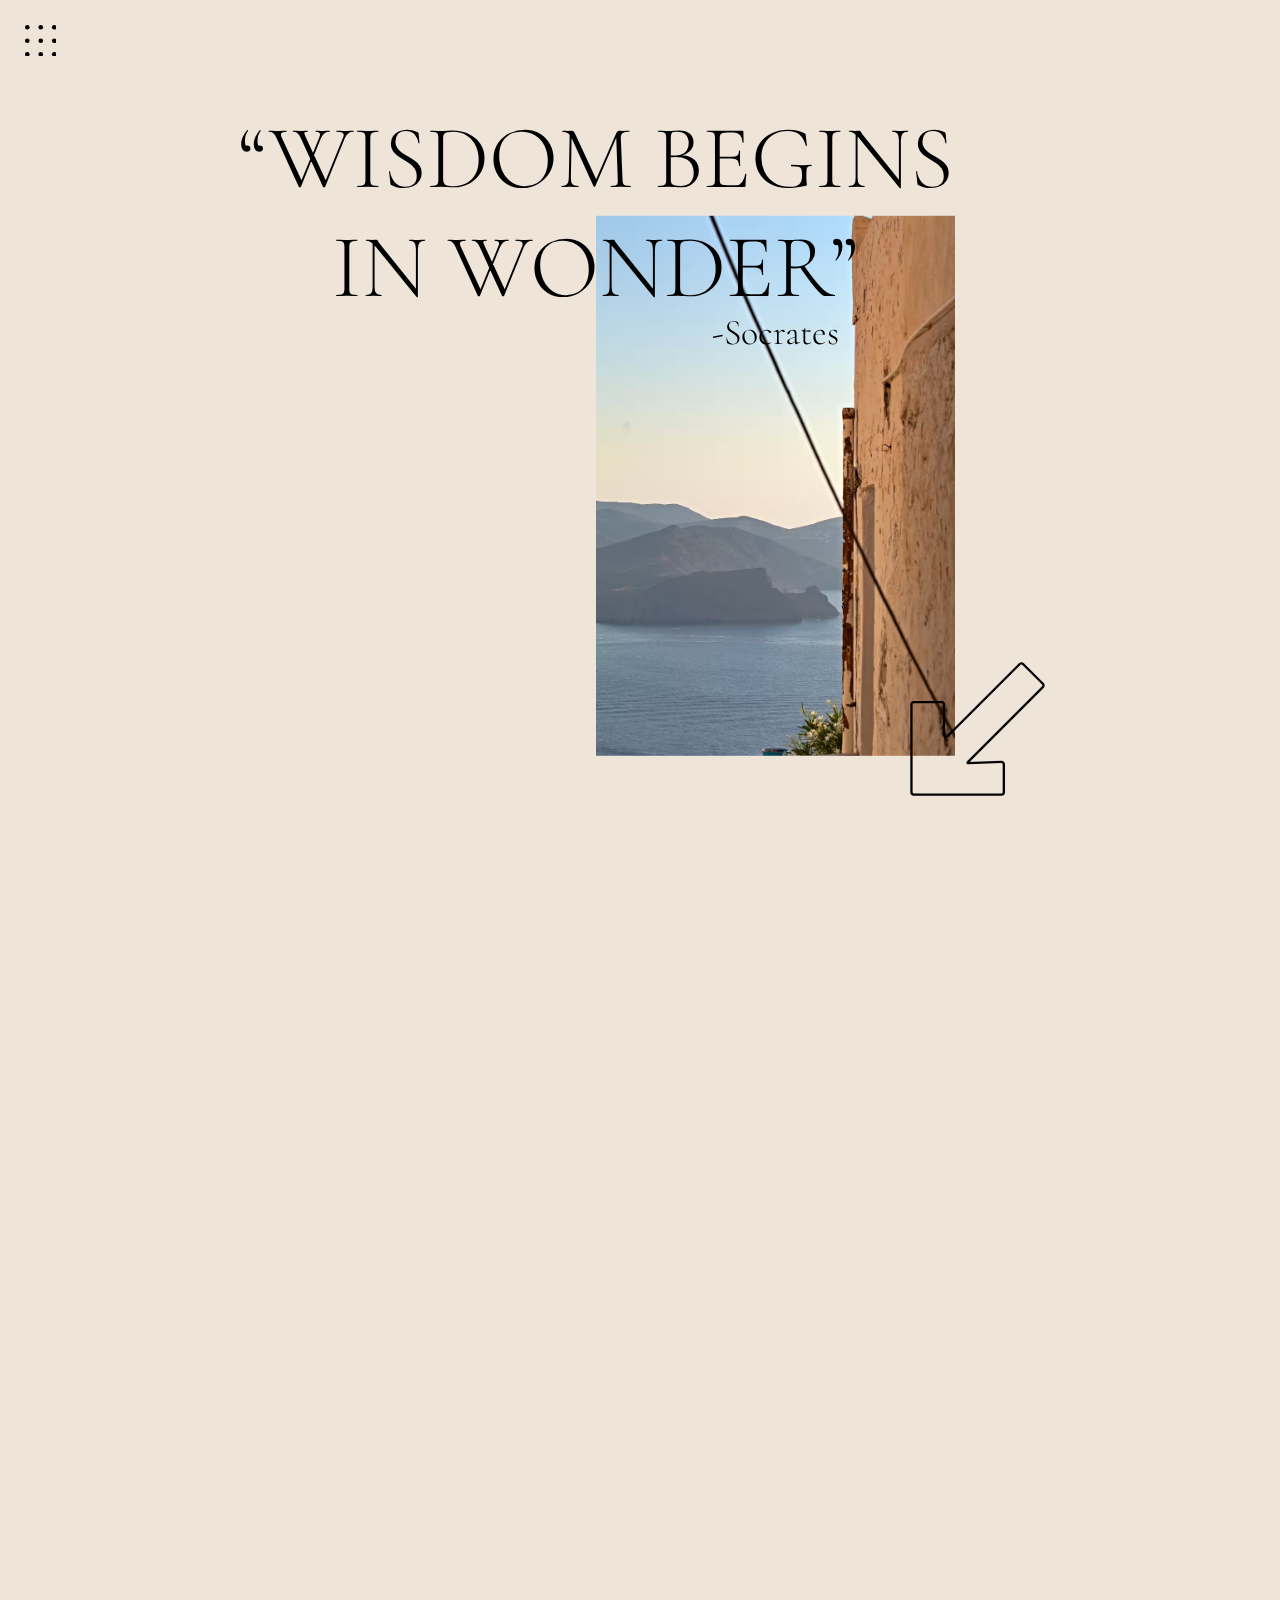
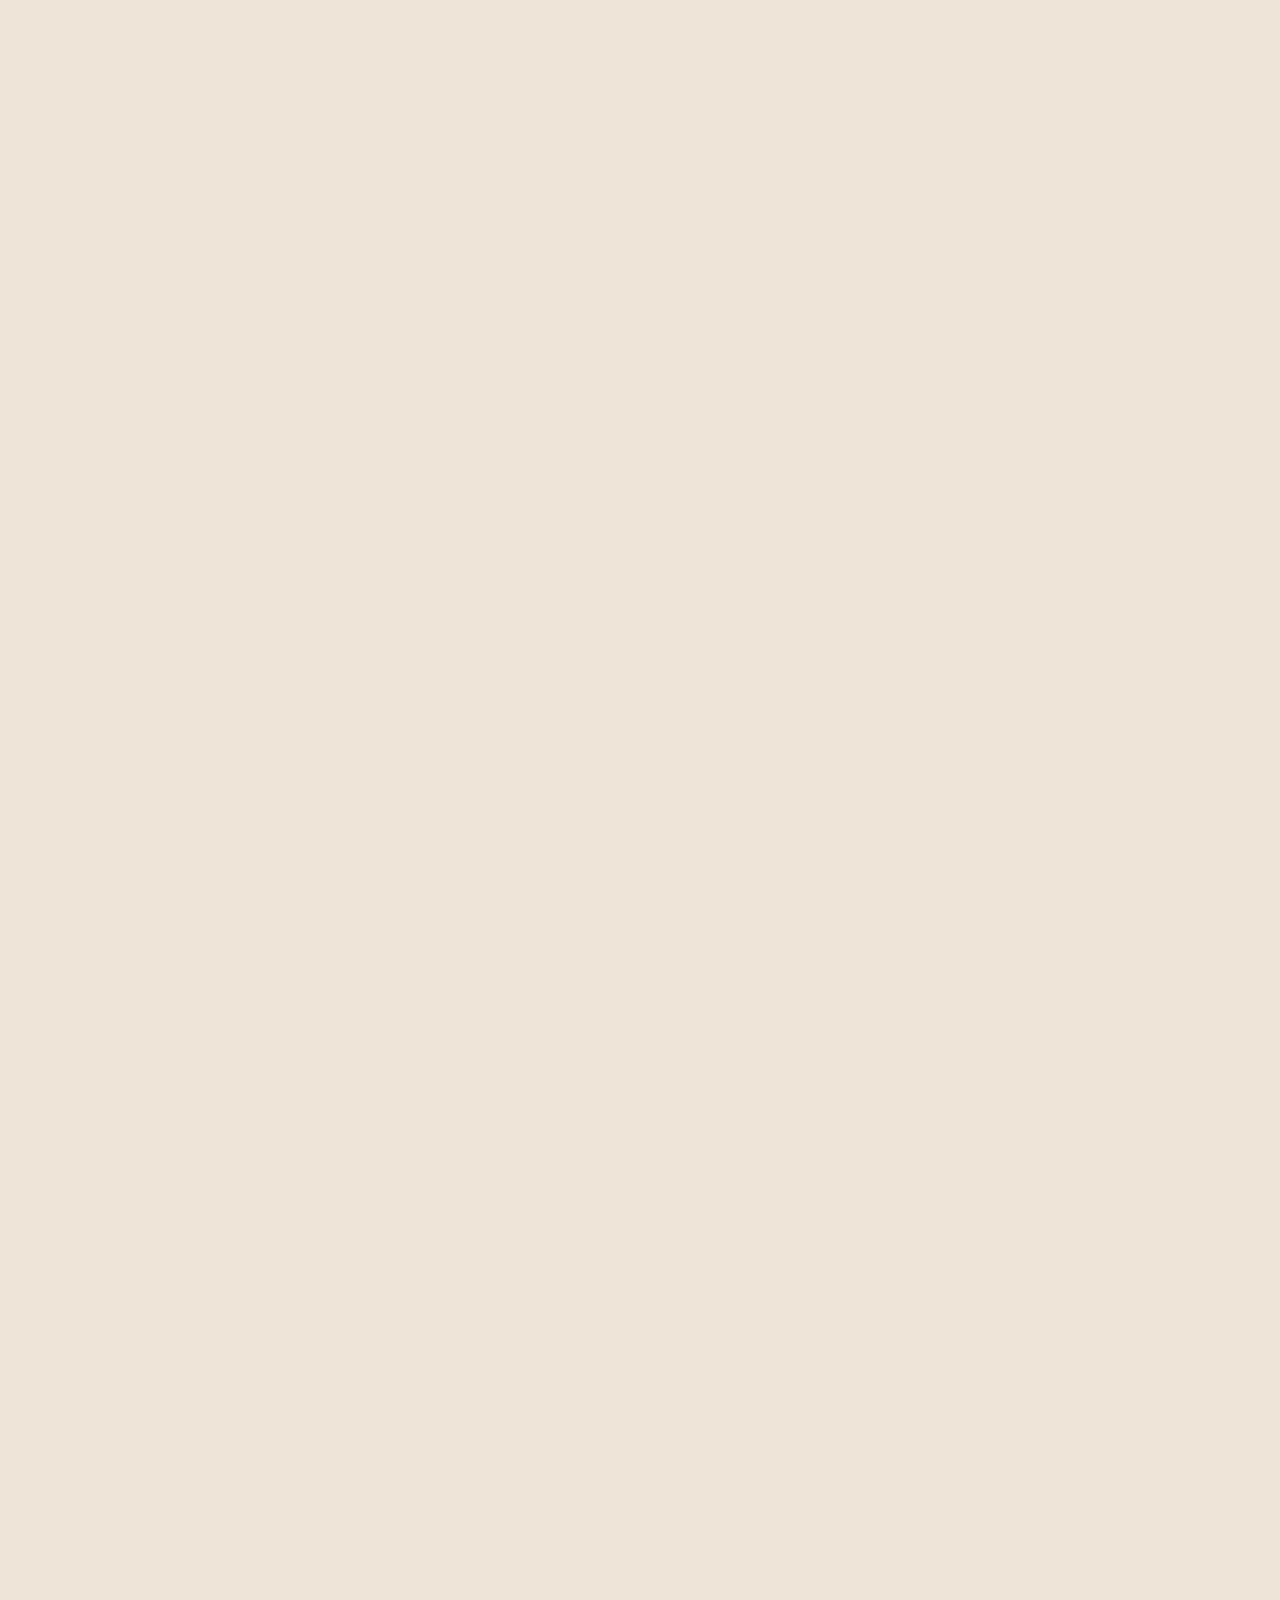
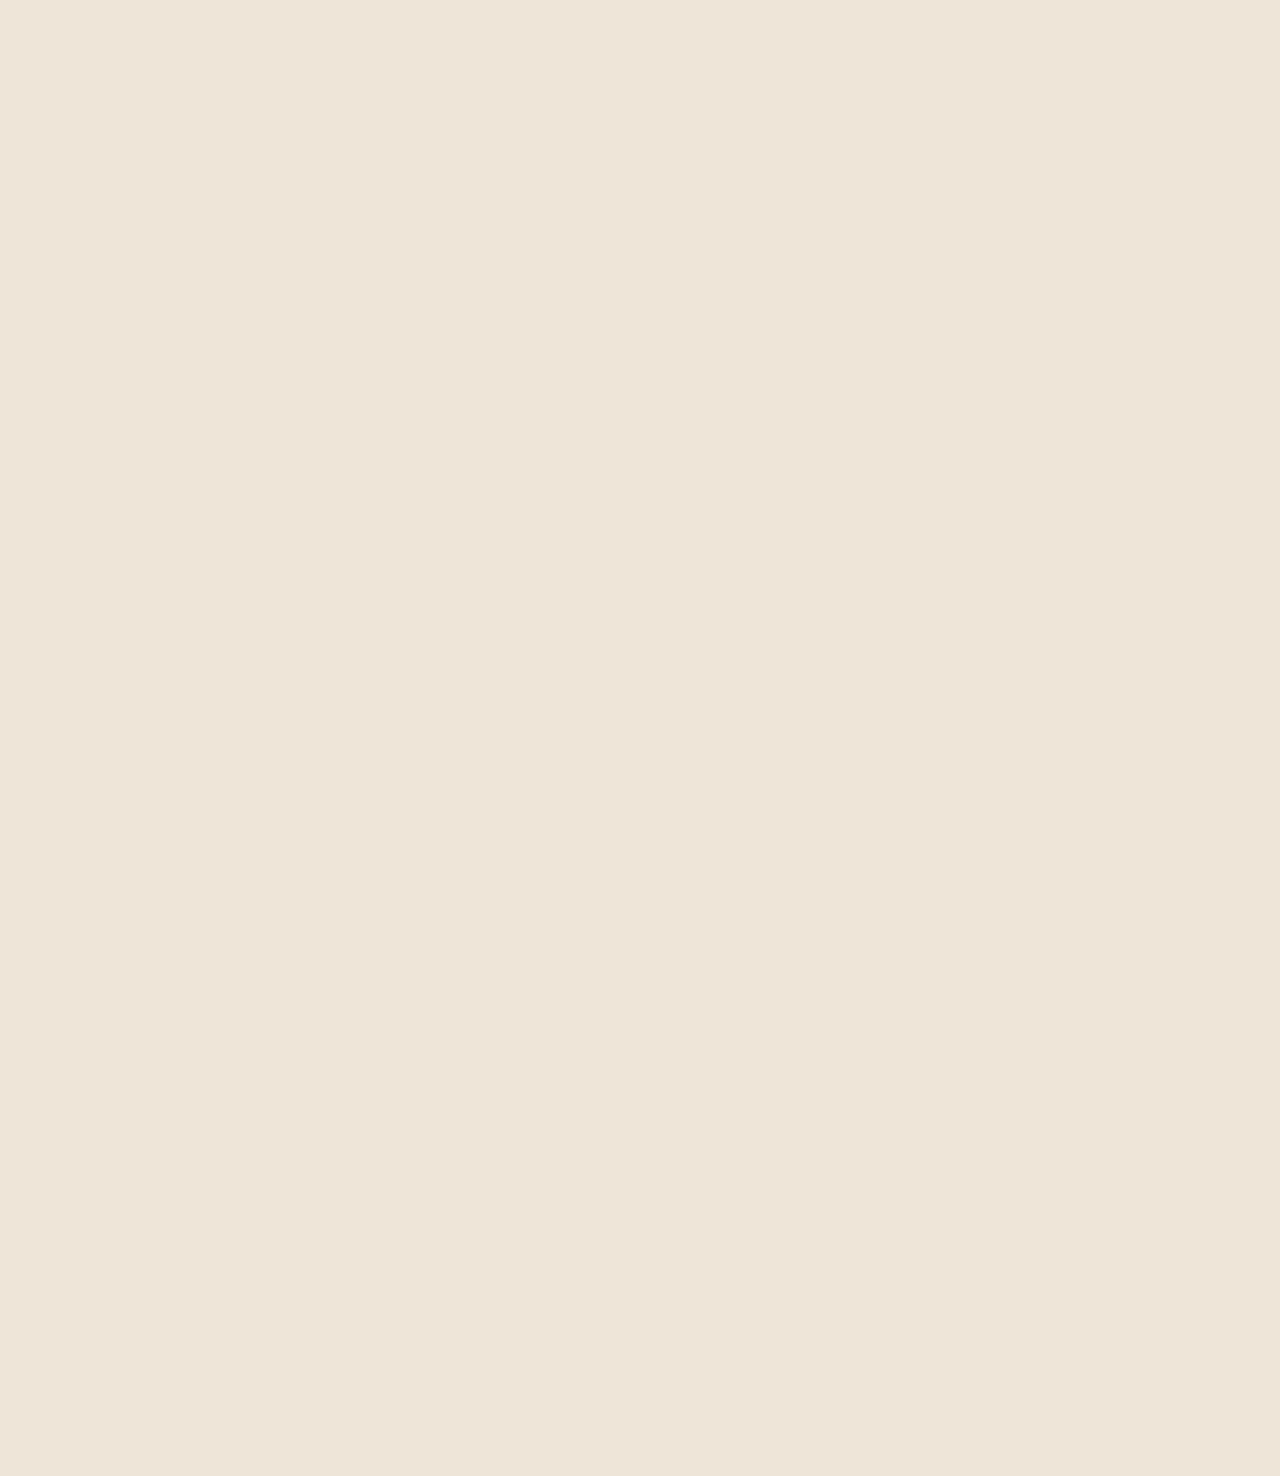
<file: index.html>
<!DOCTYPE html>
<html lang="en">
<head>
	<meta charset="UTF-8">
	<meta name="viewport" content="width=device-width, initial-scale=1.0">
	<title>Carl Marino | Programming Design Photography & Music</title>
	<link rel="preload" href="/css/style.css" as="style" onload="this.onload=null;this.rel='stylesheet'">
	<link rel="preload" href="/css/locomotive-scroll.css" as="style" onload="this.onload=null;this.rel='stylesheet'">
	<noscript><link rel="stylesheet" href="/css/style.css"><link rel="stylesheet" href="/css/locomotive-scroll.css"></noscript>
	
	<link rel="shortcut icon" href="favicon.ico" type="image/x-icon">
	<meta name="keywords" content="Carl, Marino, Software, Development, Programming, Photography, About, Website, Webpage, Contact, Music, Composition, Composer, Songs, Programs, Projects, Photos, Works, Code, Github, LinkedIn, Web, Finance, Personal Info, Articles, Info, Linux, Commandline, Morsy, Portfolio, Site, Investments, Investor, Invest,">
	<meta name="description" content="Carl Marino is a Software Developer, Web Designer, Photographer, and Electronic Music Composer from Germany.">
	<link rel="preload" href="/fonts/BPdots.ttf" as="font" type="font/ttf" crossorigin="anonymous">
    <link rel="preload" href="/fonts/CormorantGaramond-Light.ttf" as="font" type="font/ttf" crossorigin="anonymous">
    <link rel="preload" href="/fonts/HelveticaComp.ttf" as="font" type="font/ttf" crossorigin="anonymous">
    <link rel="preload" href="/fonts/RobotoMono-Regular.ttf" as="font" type="font/ttf" crossorigin="anonymous">

	<link rel="preload" as="image" href="/media/IMG_4579.avif" imagesrcset="/media/IMG_4579.avif 4x, /media/IMG_4579_1729.avif 2x, /media/IMG_4579_864.avif 1x, /media/IMG_4579_432.avif 0.5x">
	<link rel="preload" as="image" href="/media/AQ8A4869.avif" imagesrcset="/media/AQ8A4869.avif 4x, /media/AQ8A4869_2362.avif 2x, /media/media/IMG_4579.avif 4x, /media/IMG_4579_1729.avif 2x, /media/IMG_4579_864.avif 1x, /media/IMG_4579_432.avif 0.5x/AQ8A4869_1181.avif 1x, /media/AQ8A4869_591.avif 0.5x">
</head>
<body>
	<div class="cursor-container">
		<svg class="cursor" width="48" height="47" viewBox="0 0 48 47" fill="none" xmlns="http://www.w3.org/2000/svg">
			<circle cx="23.8516" cy="23.5859" r="21.7734" stroke="black"/>
		</svg>
	</div>
	
	<div class="loading">
		<svg class="logo" width="103" height="56" viewBox="0 0 103 56" fill="none" xmlns="http://www.w3.org/2000/svg">
			<path d="M30.166 20.6547C30.2426 18.1669 30.7697 15.7118 31.7235 13.4091C32.7582 10.9111 34.2748 8.64144 36.1866 6.72958C38.0985 4.81772 40.3682 3.30115 42.8661 2.26645C45.3641 1.23177 48.0414 0.699219 50.7452 0.699219C53.449 0.699219 56.1263 1.23177 58.6242 2.26646C61.1222 3.30115 63.3919 4.81772 65.3038 6.72958C65.6603 7.08615 66.0032 7.45516 66.3317 7.83578C66.6602 7.45516 67.003 7.08615 67.3596 6.72958C69.2714 4.81772 71.5411 3.30115 74.0391 2.26645C76.5371 1.23177 79.2144 0.699219 81.9181 0.699219C84.6219 0.699219 87.2992 1.23177 89.7972 2.26646C92.2952 3.30115 94.5649 4.81772 96.4767 6.72958C98.3886 8.64145 99.9052 10.9111 100.94 13.4091C101.894 15.7118 102.421 18.1669 102.497 20.6547H102.507V55.1807H92.5294V21.2882H92.5244C92.5244 19.8953 92.2501 18.5161 91.7171 17.2293C91.184 15.9425 90.4028 14.7733 89.4179 13.7884C88.433 12.8035 87.2638 12.0223 85.977 11.4893C84.6902 10.9562 83.311 10.6819 81.9181 10.6819C80.5253 10.6819 79.1461 10.9562 77.8593 11.4892C76.5725 12.0223 75.4033 12.8035 74.4184 13.7884C73.4335 14.7733 72.6522 15.9425 72.1192 17.2293C71.6672 18.3207 71.4012 19.4785 71.3308 20.6547H71.3341V55.1807H61.3564V21.2882H61.3292C61.3292 21.102 61.3317 20.9159 61.3368 20.73C61.2734 19.5279 61.0058 18.344 60.5441 17.2293C60.0111 15.9425 59.2298 14.7733 58.245 13.7884C57.2601 12.8035 56.0908 12.0223 54.804 11.4893C53.5172 10.9562 52.138 10.6819 50.7452 10.6819C49.3524 10.6819 47.9732 10.9562 46.6864 11.4892C45.3995 12.0223 44.2303 12.8035 43.2454 13.7884C42.2605 14.7733 41.4793 15.9425 40.9463 17.2293C40.4133 18.5161 40.1389 19.8953 40.1389 21.2882H40.134V55.1807H30.1562V20.6547H30.166Z" fill="black"/>
			<path d="M27.4673 55.1807C22.8417 55.1807 18.2923 54.0029 14.2479 51.7581C10.2034 49.5134 6.79722 46.2758 4.35026 42.3504C1.90331 38.425 0.496221 33.9412 0.261624 29.3216C0.0270273 24.7019 0.97265 20.0986 3.00936 15.9455C5.04607 11.7925 8.10678 8.22642 11.903 5.58353C15.6992 2.94064 20.1059 1.30796 24.7077 0.839366C28.6592 0.437002 32.6427 0.904318 36.3811 2.19889C35.3514 2.9078 34.3859 3.7107 33.4977 4.59893C31.6604 6.43616 30.1882 8.60386 29.1579 10.987C28.0262 10.8742 26.8816 10.8745 25.7414 10.9906C22.8633 11.2836 20.1073 12.3048 17.733 13.9577C15.3588 15.6106 13.4445 17.8409 12.1707 20.4384C10.8969 23.0358 10.3055 25.9148 10.4522 28.8041C10.5989 31.6933 11.479 34.4976 13.0093 36.9526C14.5397 39.4077 16.6701 41.4326 19.1995 42.8365C21.729 44.2404 24.5744 44.977 27.4673 44.977L27.4673 55.1807Z" fill="black"/>
		</svg>
			
	</div>
		
	<!--FIXED ELEMENTS-->
	<div class="top-bar">
		<div class="ham-container">
			<svg class="hamburger" viewBox="0 0 45 45" fill="none" xmlns="http://www.w3.org/2000/svg">
				<ellipse cx="3.28123" cy="3.28123" rx="3.28123" ry="3.28123" fill="black"/>
				<ellipse class="xhide" cx="22.5" cy="3.28514" rx="3.28123" ry="3.28123" fill="black"/>
				<ellipse cx="41.7109" cy="3.28123" rx="3.28123" ry="3.28123" fill="black"/>
				<ellipse cx="3.28123" cy="41.7148" rx="3.28123" ry="3.28123" fill="black"/>
				<ellipse class="xhide" cx="22.5" cy="41.7187" rx="3.28123" ry="3.28123" fill="black"/>
				<ellipse cx="41.7109" cy="41.7148" rx="3.28123" ry="3.28123" fill="black"/>
				<ellipse class="xhide" cx="3.28123" cy="22.5" rx="3.28123" ry="3.28123" fill="black"/>
				<ellipse cx="22.5" cy="22.5039" rx="3.28123" ry="3.28123" fill="black"/>
				<ellipse class="xhide" cx="41.7109" cy="22.5" rx="3.28123" ry="3.28123" fill="black"/>
			</svg>
		</div>
	</div>

	<div class="menu">
		<a href="/index.html" class="active">HOME</a>
		<a href="/projects.html">PROJECTS</a>
		<a href="/music.html">MUSIC</a>
		<a href="/photos.html">PHOTOS</a>
	</div>

	<!--HOME PAGES-->
	<div class="scroll-container" data-scroll-container>
		<div class="intro-home-container" data-scroll-section>
			<div class="intro-home" data-scroll>
				<img src="/media/IMG_4579.avif" srcset="/media/IMG_4579.avif 4x, /media/IMG_4579_1729.avif 2x, /media/IMG_4579_864.avif 1x, /media/IMG_4579_432.avif 0.5x" alt="image of hydra, greece" data-scroll data-scroll-speed="1.2">
				<h1 class="quote" data-scroll animfx fadefx>“WISDOM BEGINS IN WONDER”</h1>
				<h1 class="quote-credit" data-scroll animfx fadefx>-Socrates</h2>
				
				<svg data-scroll animfx fadefx class="arrow" viewBox="0 0 175 174" fill="none" xmlns="http://www.w3.org/2000/svg">
					<path d="M121.646 168.846L121.646 132.59C121.646 130.895 120.242 129.536 118.548 129.592L75.1 131.021C74.577 131.039 74.303 130.407 74.673 130.037L172.214 32.4956C173.386 31.3241 173.386 29.4246 172.214 28.253L146.506 2.54533C145.335 1.37376 143.435 1.37376 142.264 2.54533L48.8931 95.9159C46.9918 97.8172 43.742 96.4498 43.772 93.7611L44.2029 55.1138C44.2215 53.4439 42.873 52.0803 41.2031 52.0803L4.88062 52.0803C3.22376 52.0803 1.88061 53.4235 1.88061 55.0803L1.88061 111.963L1.88061 168.846C1.88062 170.503 3.22376 171.846 4.88062 171.846H118.646C120.303 171.846 121.646 170.503 121.646 168.846Z" stroke="black" stroke-width="3"/>
				</svg>
			</div>
		</div>

		<div class="about-home page" data-scroll-section>
			<h1 class="about-title animfx fadefx" data-scroll>ABOUT</h1>
			<img class="shifted-border animfx" data-scroll>
			<img src="/media/AQ8A4869.avif" srcset="/media/AQ8A4869.avif 4x, /media/AQ8A4869_2362.avif 2x, /media/AQ8A4869_1181.avif 1x, /media/AQ8A4869_591.avif 0.5x" alt="image of store front in london" class="about-img" data-scroll>
			<p class="about-txt animfx fadefx" data-scroll>Carl Marino is a 17-year-old self-taught software developer from Germany. In his free time, Carl enjoys programming, web design, music, photography and finance. Carl has been programming for almost half a decade, and has designed websites for about three years. His interest in music started with the clarinet, which he has played for eight years. In recent years, he began learning the saxophone and digital music composition. </p>
			<p class="about-txt-ext" data-scroll>Carl began taking photos approximately five years ago. Doing so has helped him to gain a deeper appreciation for the beauty of nature. <br><br>Finance and investing are areas of interest Carl started exploring at a very early age with the help of his father, but it wasn't until many years later that finance developed into a genuine interest and passion which he continues to learn more about. </p>
			<h1 class="read-more btn animfx fadefx" data-scroll>READ MORE</h1>
			
		</div>
		<div class="proj-home page" data-scroll-section animfx fadefx>
			<h1 class="proj-title" data-scroll animfx fadefx></h1>
			<div class="dotted-dropshadow animfx fadefx" data-scroll ></div>
			<div class="proj-img" data-scroll ></div>
			<p class="proj-txt animfx fadefx" data-scroll animfx fadefx>For about five years, programming has been one of Carl's major interests. In those five years, Carl has gained extensive experience in Python, Rust, C#, JavaScript, HTML and CSS. Additionally, programming introduced Carl to Linux and the Linux command line, which eventually lead him to use it as his primary desktop operating system.   </p>
			<a href="/projects.html" class="view-proj btn animfx fadefx" data-scroll animfx fadefx>VIEW PROJECTS</a>
		</div>
		<div class="music-home page" data-scroll-section >
			<div class="music-img animfx fadefx" data-scroll animfx fadefx></div>
			<p class="music-txt animfx fadefx" data-scroll animfx fadefx>Carl's interest in music started at seven years old, when began to play the clarinet. This drove his passion for music and lead him to play in several school orchestras and performances over the years. Carl also plays the Saxophone and enjoys digital music composition and sound design using analogue synthesizers and DAWs. </p>
			<a href="/music.html" class="listen btn animfx fadefx" data-scroll>LISTEN</a>
		</div>
		<div class="photo-home page" data-scroll-section >
			<div class="photo-img animfx fadefx" >
			</div>
			
			<p class="photo-txt animfx fadefx">Photography has been an important part of Carl's life for the last 5 years. The majority of Carl's photography is of nature, architecture and how they relate to one another. Carl's photography has evolved over the years from simply taking photos to taking advantage of exposure, focal length, ISO, aperture and more to improve the quality of his photography. </p>
			<a href="/photos.html" class="view-photos btn animfx fadefx">VIEW PHOTOS</a>
		</div>
		<div class="bottom-home" data-scroll-section >
			<a href="mailto:carl@ccm.me">Email</a>
			<a href="https://github.com/ccm7676" target="_blank">Github</h1></a>
			<a href="https://linkedin.com/in/ccm7676" target="_blank">LinkedIn</a>
			<a href="https://ccm7676.medium.com/" target="_blank">Medium</a>
			<h1 class="copyright">© Carl Marino 2023</h1>
		</div>
	</div>

	<script src="/libs/locomotive-scroll.min.js"></script>
	<script src="/scroll.js"></script>
	<script src="/btn-handler.js"></script>
	<script src="/cursor.js"></script>
</body>
</html>
</file>
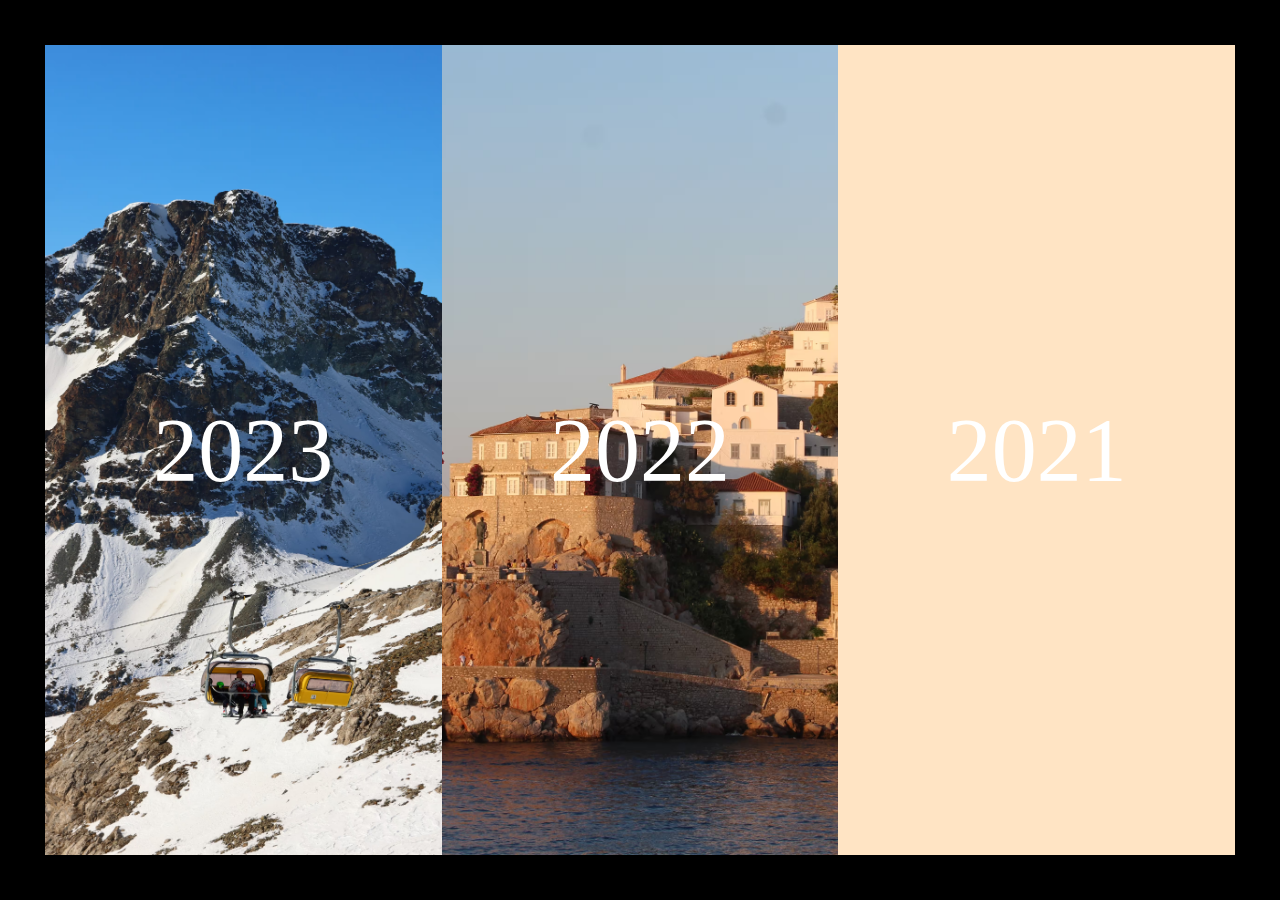
<file: photos.html>
<!DOCTYPE html>
<html lang="en">
<head>
    <meta charset="UTF-8">
    <meta name="viewport" content="width=device-width, initial-scale=1.0">
    <title>Carl Marino | Photos</title>
    <meta name="keywords" content="Carl, Marino, Software, Development, Programming, Photography, About, Website, Webpage, Contact, Music, Composition, Composer, Songs, Programs, Projects, Photos, Works, Code, Github, LinkedIn, Web, Finance, Personal Info, Articles, Info, Linux, Commandline, Morsy, Portfolio, Site, Investments, Investor, Invest,">
    <link rel="preload" href="/css/photos.css" as="style" onload="this.onload=null;this.rel='stylesheet'">
    <noscript><link rel="stylesheet" href="/css/photos.css"></noscript>
	<link rel="shortcut icon" href="favicon.ico" type="image/x-icon">
	<meta name="description" content="Carl Marino is a Software Developer, Web Designer, Photographer, and Electronic Music Composer from Germany.">
    <link rel="preload" href="/fonts/HelveticaComp.ttf" as="font" type="font/ttf" crossorigin="anonymous">
    <link rel="preload" href="/media/21-thumb.avif" as="image">
    <link rel="preload" href="/media/22-thumb.avif" as="image">
    <link rel="preload" href="/media/AQ8A4910.avif" as="image">
</head>
<body>
    <div class="photos-container">
        <a class="three" href="/23.html">2023</a>
        <a class="two" href="/22.html">2022</a>
        <a class="one" href="/21.html">2021</a>
    </div>
</body>
</html>
</file>
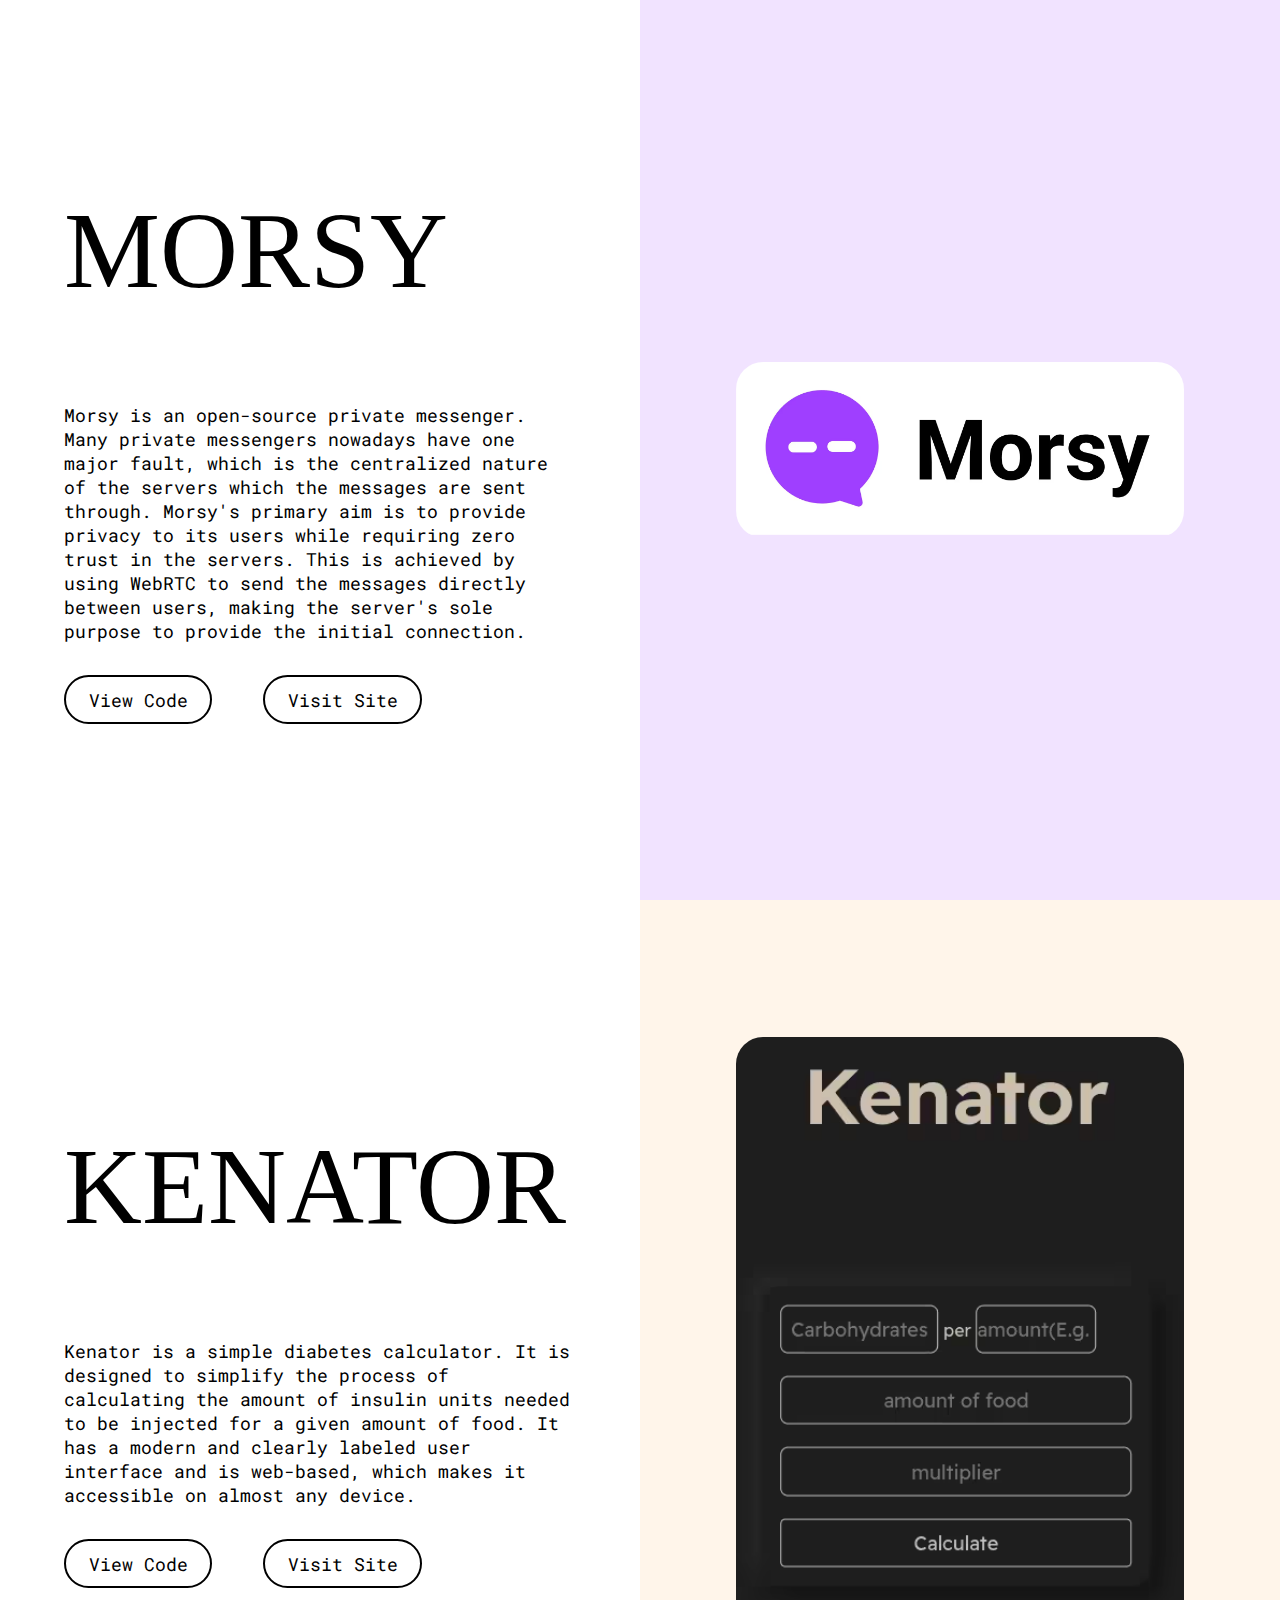
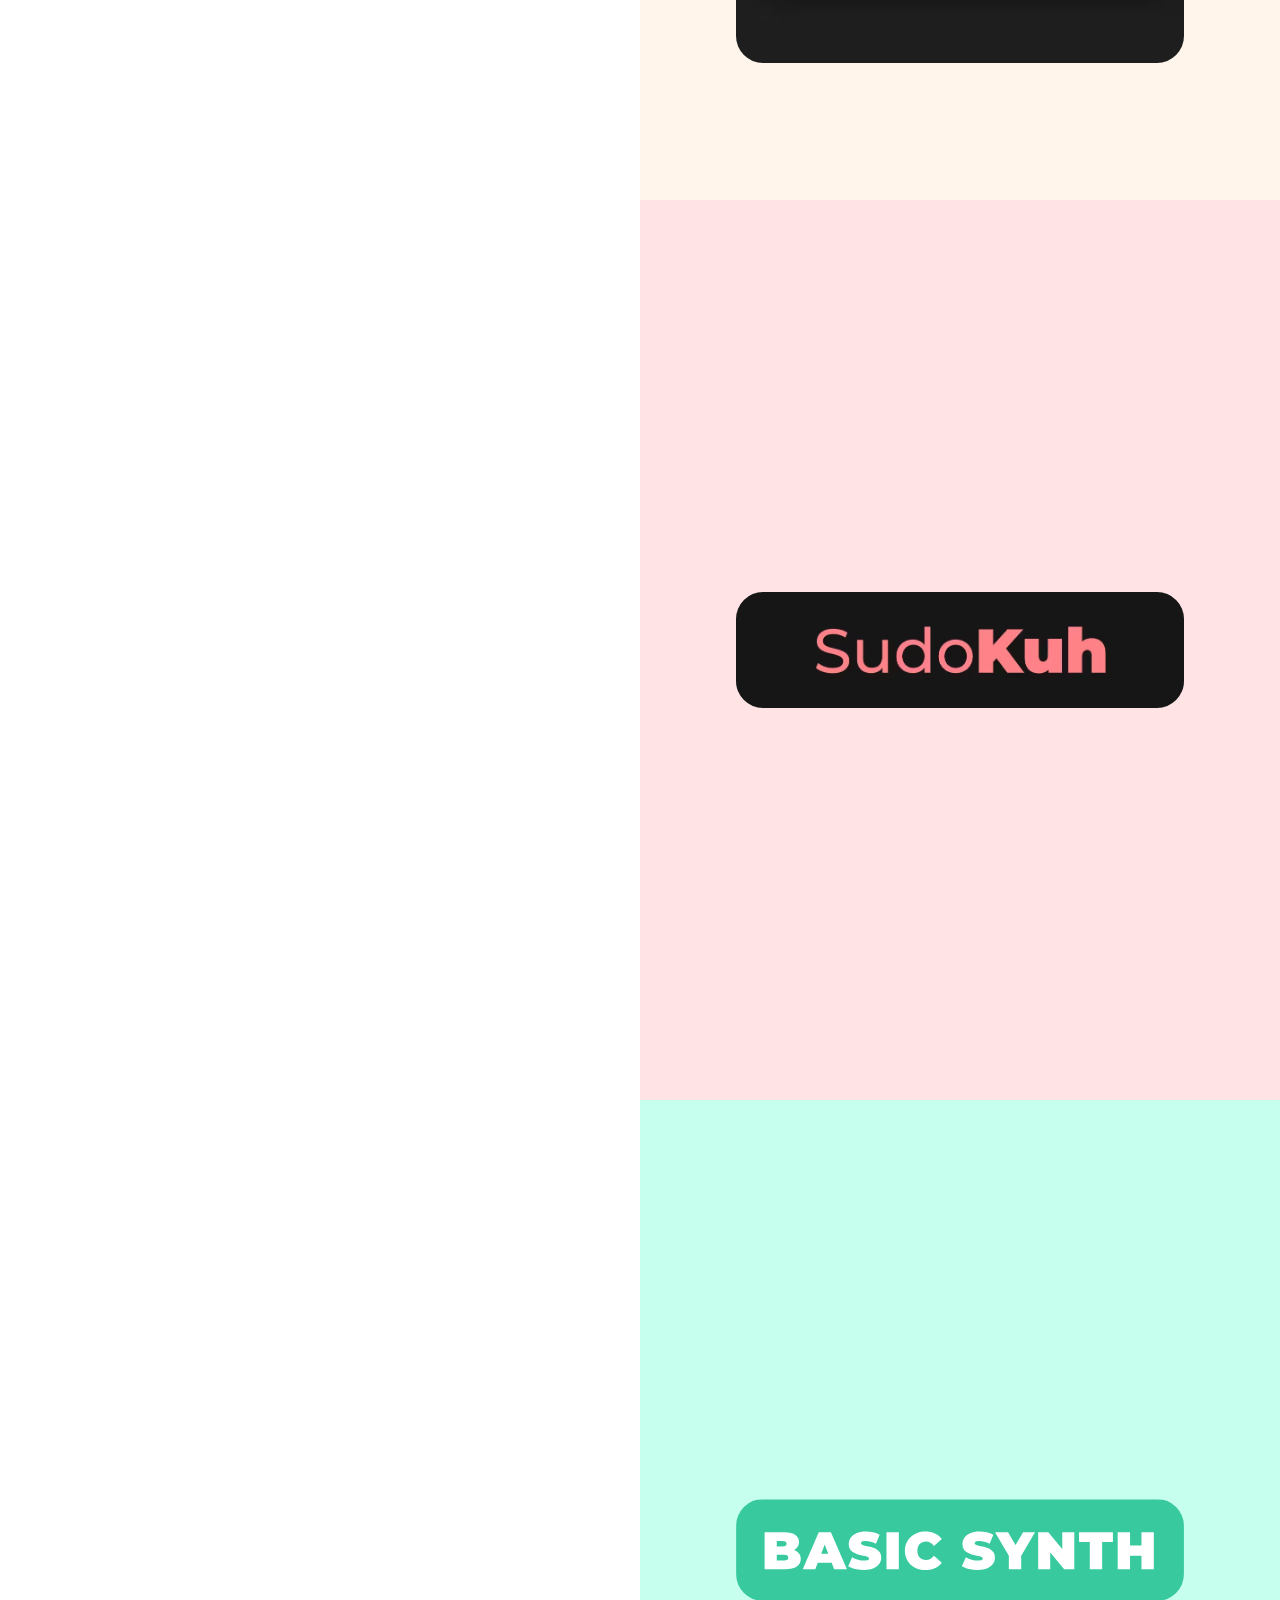
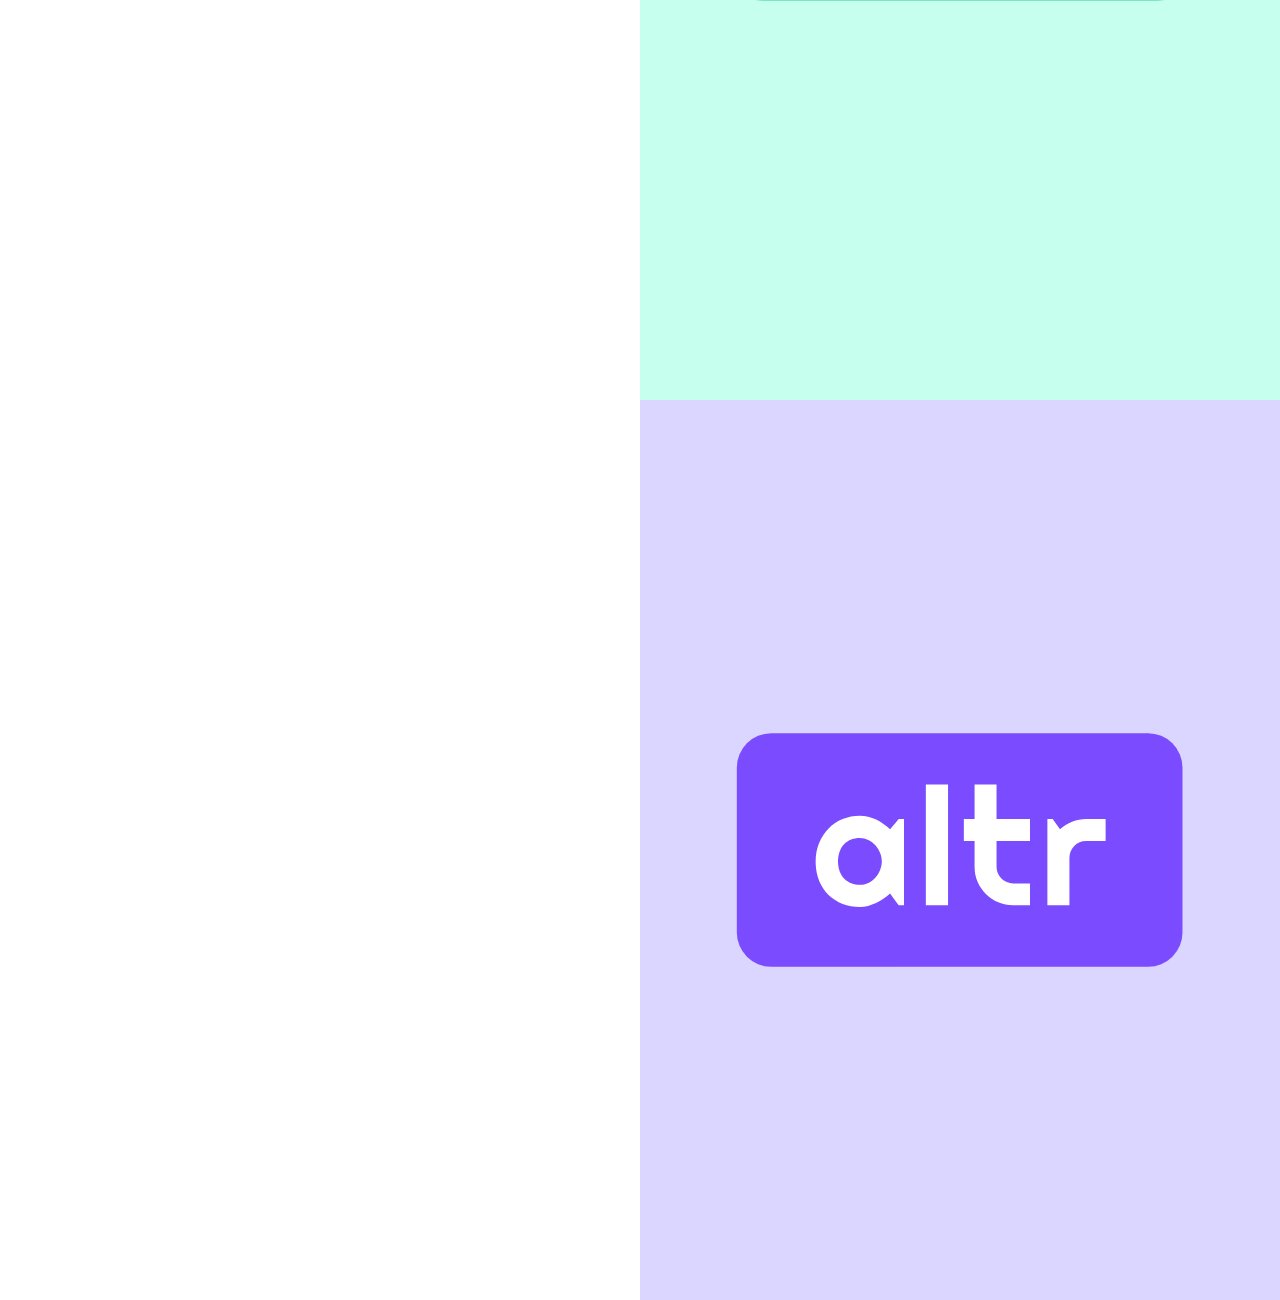
<file: projects.html>
<!DOCTYPE html>
<html lang="en">
<head>
    <meta charset="UTF-8">
    <meta name="viewport" content="width=device-width, initial-scale=1.0">
    <title>Carl Marino | Programming & Webdesign Projects</title>
    <meta name="keywords" content="Carl, Marino, Software, Development, Programming, Photography, About, Website, Webpage, Contact, Music, Composition, Composer, Songs, Programs, Projects, Photos, Works, Code, Github, LinkedIn, Web, Finance, Personal Info, Articles, Info, Linux, Commandline, Morsy, Portfolio, Site, Investments, Investor, Invest,">
    <link rel="preload" href="/css/projects.css" as="style" onload="this.onload=null;this.rel='stylesheet'">
    <link rel="preload" href="/css/locomotive-scroll.css" as="style" onload="this.onload=null;this.rel='stylesheet'">
    <noscript><link rel="stylesheet" href="/css/projects.css"></noscript>
    <link rel="preload" href="/fonts/HelveticaComp.ttf" as="font" type="font/ttf" crossorigin="anonymous">
    <link rel="preload" href="/fonts/RobotoMono-Regular.ttf" as="font" type="font/ttf" crossorigin="anonymous">

    <link rel="preload" href="/media/morsy.avif" as="image">
    <link rel="preload" href="/media/kenator.avif" as="image">
    <link rel="preload" href="/media/sudokuh.avif" as="image">
    
	<link rel="shortcut icon" href="favicon.ico" type="image/x-icon">
	<meta name="description" content="Carl Marino is a Software Developer, Web Designer, Photographer, and Electronic Music Composer from Germany.">
</head>
<body data-scroll-container>
    <div class="side-bar" data-scroll-section>
        <h1>MORSY</h1>
        <p>Morsy is an open-source private messenger. Many private messengers nowadays have one major fault, which is the centralized nature of the servers which the messages are sent through.  Morsy's primary aim is to provide privacy to its users while requiring zero trust in the servers. This is achieved by using WebRTC to send the messages directly between users, making the server's sole purpose to provide the initial connection. </p>
        <div><a class="btn" href="https://github.com/MorsyApp/Morsy">View Code</a><a class="btn" href="https://morsy.ccm.me">Visit Site</a></div>
    </div>
    <div class="side-bar" data-scroll-section>
        <h1>KENATOR</h1> 
        <p>Kenator is a simple diabetes calculator. It is designed to simplify the process of calculating the amount of insulin units needed to be injected for a given amount of food. It has a modern and clearly labeled user interface and is web-based, which makes it accessible on almost any device.  </p>
        <div><a class="btn" href="https://github.com/ccm7676/kenator">View Code</a><a class="btn" href="https://ccm7676.github.io/kenator">Visit Site</a></div>
    </div>
    <div class="side-bar" data-scroll-section>
        <h1>SUDOKUH</h1>
        <p>SudoKuh is a Sudoku app written in Python. Unlike many other Sudoku apps, SudoKuh doesn't have preprogrammed puzzles, instead it generates puzzles using a custom algorithm with varying levels of difficulty. </p>
        <a class="btn" href="https://github.com/ccm7676/sudokuh">View Code</a>
    </div>
    <div class="side-bar" data-scroll-section>
        <h1>BASIC SYNTH</h1>
        <p>Basic Synth is a project which aims to be a template for a basic wave table synthesizer. It works by repeating a sine wave and using it to make sound in different pitches. It is very lightweight and memory safe because it's written in Rust.</p>
        <a class="btn" href="https://github.com/ccm7676/basic-synth">View Code</a>
    </div>
    <div class="side-bar" data-scroll-section>
        <h1>ALTR</h1>
        <p>Altr is a web-based drawing and image annotation tool. It supports multiple simultaneous projects and exports as PNG with support for alpha. It allows the user to draw and erase with granular control over color and stroke width. </p>
        <div><a class="btn" href="https://github.com/ccm7676/altr">View Code</a><a class="btn" href="https://ccm7676.github.io/altr/src/">Visit Site</a></div>
    </div>
    <div class="image-container" data-scroll-section>
        <div class="sub morsy" >
            <img src="/media/morsy.avif" alt="" >
        </div>
        <div class="sub kenator" >
            <img src="/media/kenator.avif" alt="" srcset="">
        </div>
        <div class="sub sudokuh" >
            <img src="/media/sudokuh.avif" alt="" srcset="">
        </div>
        <div class="sub synth">
            <img src="/media/synth.svg" alt="" srcset="">
        </div>
        <div class="sub altr">
            <img src="/media/altr.svg" alt="" srcset="">
        </div>
       
    </div>
    <script src="/libs/locomotive-scroll.min.js"></script>
    <script src="/loco.js"></script>
    
</body>
</html>
</file>
<file: css/style.css>
@font-face {
    font-family: Cormorant Garamond;
    src: url(/fonts/CormorantGaramond-Light.ttf);
}

@font-face {
    font-family: Roboto Mono;
    src: url(/fonts/RobotoMono-Regular.ttf);
}

@font-face {
    font-family: BPdots;
    src: url(/fonts/BPdots.ttf);
}

@font-face {
    font-family: Helvetica-Compressed;
    src: url(/fonts/HelveticaComp.ttf);
}
*{
    z-index: 0;
    margin: 0;
    padding: 0;
    cursor: none;
    box-sizing: border-box;
}



:root {
    --background-color: #EEE5D8;
    --fg-color: #000000;
    --proj-state: paused;
    --music-state: running;
    --photo-state: running;
    --menu-state: none;
    --cursor-state: hidecursor;
    --load-state: loadlogo;
    --proj-page: none;
}

.loading {
    position: absolute;
    display: flex;
    justify-content: center;
    align-items: center;
    width: 100vw;
    height: 100vh;
    top: 0;
    left: 0;
    background-color: #EEE5D8;
    z-index: 98;
    overflow: hidden;
    transition: 0.5s ease;
}

.loading .logo {
    height: 14.3vh;
    width: 26vh;
    fill-opacity: 1;
    stroke: #EEE5D800;
    stroke-width: 0;
    stroke-dasharray: 0;
    transition: 1s linear;
    animation: var(--load-state) 2s linear infinite;

}


body {
    height: 100vh;
    background-color: var(--background-color);
    transition: 1s ease;
}

.cursor-container {
    display: flex;
    align-items: center;
    justify-content: center;
    position: absolute;
    z-index: 99;
    pointer-events: none;
    width: 5vh;

}
.cursor-container .cursor {
    opacity: 0;
    width: 5vh;
    fill: #00000000;
    transition: 0.2s ease;
    animation: var(--cursor-state) 0.5s ease forwards;
}


.cursor-container.click .cursor{
    width: 2vh;
    height: 2vh;
    fill: #000000;
}

.cursor circle{
    stroke-width: 0.3vh;
    stroke: #000000;
}
.menu {
    display: flex;
    flex-direction: column;
    position: fixed;
    z-index: 87;
    width: 100%;
    height: 100%;  
    background-color: var(--background-color);
    clip-path: circle(0vh at top left);
    animation-name: var(--menu-state);
    animation-duration: 0.5s;
    animation-timing-function: ease;
    animation-fill-mode: forwards;
}

.menu a {
    font-size: 25vh;
    font-family: Helvetica-Compressed;
    margin-top: 8vh;
    margin-left: 8vh;
    font-weight: 400;
    color: var(--background-color);
    -webkit-text-stroke: 0.3vh #000000;
    text-stroke: 0.3vh #000000;
    transition: 0.2s ease;
    text-decoration: none;
    
}

.menu a:hover .active {
    color: #f70000 !important;
    transition: 0.2s ease;
}

.menu a:hover {
    color: #000000;
    transition: 0.2s ease;
    cursor: none;
}

.menu a.active {
    color: #000000;
    transition: 0.2s ease;
}


.xhide {
    transition: 1s ease;
}



.intro-home-container {
    position: relative;
    width: 100vw;
    height: 100vh;
    top: 0;
    left: 0;
    
}

.intro-home {
    position: absolute;
    width: 100vh;
    height: 77vh;
    top: calc(50% - 38.5vh);
    left: calc(50% - 50vh);
}

h1.quote{
    position: absolute;
    font-family: Cormorant Garamond;
    font-weight: 400;
    font-size: 10vh;
    top: 0vh;
    left: 0vh;
    width: 90vh;
    text-align: center;
    z-index: 3;
}


h1.quote-credit{
    position: absolute;
    font-family: Cormorant Garamond;
    font-weight: 500;
    font-size: 4vh;
    top: 23vh;
    left: 20vh;
    width: 90vh;
    text-align: center;
    z-index: 3;

}

.intro-home img {
    position: absolute;
    bottom: 5vh;
    right: 15vh;
    z-index: 2;
    height: 60vh;
}


svg.arrow {
    position: absolute;
    z-index: 3;
    bottom: 0;
    right: 5vh;
    width: 15vh;
}

div.top-bar {
    z-index: 88;
    position: fixed;
    top: 0;
    left: 0;
    width: 100%;
    height: 8vh;
}


svg.hamburger {
    position: absolute;
    width: 3.5vh;
    height: 3.5vh; 
    top: calc(50% - 1.75vh);
    left: calc(50% - 1.75vh);
}

svg.hamburger ellipse {
    transition: 0.5s ease;
    fill: var(--fg-color);
}
.ham-container {
    position: absolute;
    top: 1vh;
    left: 1vh;
    width: 3.5vh;
    height: 3.5vh; 
    padding: 3.5vh;
    border-radius: 10vh;
    background-color: #00000000;
    transition: 0.5s ease;
}

.ham-container:hover {
    background-color: #000000;
}


svg.hamburger ellipse:nth-child(6) {animation-delay: 0.1s}
svg.hamburger ellipse:nth-child(5) {animation-delay: 0.2s}
svg.hamburger ellipse:nth-child(9) {animation-delay: 0.2s}
svg.hamburger ellipse:nth-child(4) {animation-delay: 0.3s}
svg.hamburger ellipse:nth-child(8) {animation-delay: 0.3s}
svg.hamburger ellipse:nth-child(3) {animation-delay: 0.3s}
svg.hamburger ellipse:nth-child(2) {animation-delay: 0.4s}
svg.hamburger ellipse:nth-child(7) {animation-delay: 0.4s}
svg.hamburger ellipse:nth-child(1) {animation-delay: 0.5s}

.ham-container:hover svg.hamburger ellipse {
    animation-name: circlepop;
    animation-duration: 0.4s;
    animation-timing-function: linear;
    animation-fill-mode: forwards;
}



h1.btn {
    border: 0.3vh var(--fg-color) solid;
    width: fit-content;
    padding: 1.2vh 2.5vh;
    border-radius: 4vh;
    font-family: Roboto Mono;
    font-size: 2vh;
    font-weight: 400;
    transition: 200ms ease;
    cursor: none;
    color: var(--fg-color);
}

h1.btn:hover {
    background-color: #000000;
    border: 0.3vh #000000 solid;
    color: var(--background-color);
    transition: 200ms ease;
    margin-top: 0.5vh;
    margin-right: 0.3vh;
}

a.btn {
    border: 0.3vh var(--fg-color) solid;
    width: fit-content;
    padding: 1.2vh 2.5vh;
    border-radius: 4vh;
    font-family: Roboto Mono;
    font-size: 2vh;
    font-weight: 400;
    transition: 200ms ease;
    cursor: none;
    color: var(--fg-color);
    text-decoration: none;
}

a.btn:hover {
    background-color: #000000;
    border: 0.3vh #000000 solid;
    color: var(--background-color);
    transition: 200ms ease;
    margin-top: 0.5vh;
    margin-right: 0.3vh;
}


div.page {
    position: relative;
    width: 100vw;
    height: 100vh;
}

.about-title {
    position: absolute;
    top: 3vh;
    right: 10vh;
    font-family: Roboto Mono;
    font-size: 10vh;
}

.about-title::after {
    display: flex;
    content: "";
    background-color: #000000;
    width: 80%;
    height: 1vh;
    margin-left: -15vh;
    border-radius: 35vh;
    
}

.about-title.anim::after {
    animation: drawline 1s cubic-bezier(0.49, 1.75, 0.54, 0.92);
}

.shifted-border {
    position: absolute;
    top: 22vh;
    left: 13vh;
    aspect-ratio: 2 / 3;
    width: 40vh;
    border: 0.5vh solid #000000;
    border-radius: 0.3vh;
    max-width: 30%;
    
}

.shifted-border.anim {
    animation: shift 1s ease;
}

.about-img {
    position: absolute;
    top: 25vh;
    left: 10vh;
    width: 40vh;
    box-shadow: 2vh 2vh 5vh 0vh rgba(0, 0, 0, 0.25);
    transition: 1s ease;
    max-width: 30%;
}

.about-txt {
    position: absolute;
    top: 30vh;
    left: 47%;
    text-align: justify;
    width: 75vh;
    max-width: 40%;
    font-family: Roboto Mono;
    font-size: 1.8vh;
    transition: 1s ease;
}

.about-txt-ext {
    opacity: 0;
    pointer-events: none;
    display: block;
    position: absolute;
    top: 30vh;
    right: 10vh;
    max-width: 40%;
    text-align: justify;
    width: 60vh;
    font-family: Roboto Mono;
    font-size: 1.8vh;
}


.about-txt-ext.about-more {
    opacity: 1;
    pointer-events: initial;
    transition: 1s ease;
}


.about-txt.about-more {
    left: 6vh;
    transition: 1s ease;
}
.about-img.about-more {
    left: -100vh;
    transition: 1s ease;
}

.shifted-border.about-more {
    left: -100vh;
    transition: 1s ease;
}

h1.read-more.about-more {
    left: 6vh;
}

h1.read-more {
    position: absolute;
    top: calc(78vh - 8vw);
    left: 47%;
}

.proj-img {
    position: absolute;
    aspect-ratio: 2 / 3 !important;
    width: 40vh;
    right: calc(5% + 6vh);
    top: calc(30vh - 10vw);
    max-width: 30%;
    z-index: 78;
    box-shadow: 2vh 2vh 5vh 0vh rgba(0, 0, 0, 0.25);
    background-image: url("/media/AQ8A4910.avif");
    background-image: image-set(
        url("/media/AQ8A4910.avif") type("image/avif"),
        url("/media/AQ8A4910.png") type("image/png"));
    background-image: -webkit-image-set(
        url("/media/AQ8A4910.avif") 4x, 
        url("/media/AQ8A4910_2363.avif") 2x, 
        url("/media/AQ8A4910_1181.avif") 1x, 
        url("/media/AQ8A4910_591.avif") 0.5x);
    background-image: image-set(
        url("/media/AQ8A4910.avif") 4x, 
        url("/media/AQ8A4910_2363.avif") 2x, 
        url("/media/AQ8A4910_1181.avif") 1x, 
        url("/media/AQ8A4910_591.avif") 0.5x,);
    background-position: center;
    background-size: cover;
    background-repeat: no-repeat;
}


.proj-title {
    position: absolute;
    font-size: 10vh;
    font-weight: 400;
    font-family: BPdots;
    left: 15vh;
    width: 80vh;
    animation: projanim 1s ease;
}

.proj-txt {
    position: absolute;
    font-size: 1.8vh;
    font-family: Roboto Mono;
    font-weight: 400;
    width: 65vh;
    max-width: 43%;
    top: 30vh;
    left: 10%;
    text-align: justify;
}

.view-proj {
    position: absolute;
    top: calc(70vh - 4vw);
    left: 10%;
}

.dotted-dropshadow {
    position: absolute;
    width: 40vh;
    aspect-ratio: 2 / 3 !important;
    max-width: 30%;
    background: url(/media/dots.png) top right / 3vh 3vh ;
    top: calc(25vh - 10vw);
    right: 5%;
}

.music-img {
    position: absolute;
    top: calc(50% - 30vh);
    left: 15vh;
    width: 60vh;
    aspect-ratio: 1 / 1 !important;
    max-width: 35%;
    box-shadow: 2vh 2vh 5vh 0vh rgba(0, 0, 0, 0.25);
    background-image: url("/media/cover.avif");
    background-position: center;
    background-size: cover;
    background-repeat: no-repeat;
    animation: imfade 1s ease;
    animation-play-state: var(--music-state);
}

.music-txt {
    position: absolute;
    top: calc(50% - 28vh);
    left: 55%;
    width: 65vh;
    font-family: Roboto Mono;
    font-weight: 400;
    font-size: 1.8vh;
    text-align: justify;
    max-width: 40%;
}

.listen {
    position: absolute;
    left: 55%;
    top: calc(50% + 23vh - 10vw);
    padding: 1.2vh 7vh !important;
}

.photo-img {
    display: flex;
    justify-content: space-around;
    flex-direction: column;
    align-items: center;
    position: absolute;
    top: 50%;
    transform: translateY(-50%);
    right: 10%;
    width: 60vh;
    aspect-ratio: 6.3 / 6 !important;
    max-width: 41%;

    background-image: url("/media/Moon-1.avif");
    background-image: image-set(
        url("/media/Moon-1.avif") type("image/avif"),
        url("/media/Moon-1.jpg") type("image/jpg"));
    background-image: -webkit-image-set(
        url("/media/Moon-1.avif") 4x, 
        url("/media/Moon-1_HALF.avif") 2x, 
        url("/media/Moon-1_QUARTER.avif") 1x, 
        url("/media/Moon-1_EIGHTH.avif") 0.5x);
    background-image: image-set(
	url("/media/Moon-1.avif") 4x, 
        url("/media/Moon-1_HALF.avif") 2x, 
        url("/media/Moon-1_QUARTER.avif") 1x, 
        url("/media/Moon-1_EIGHTH.avif") 0.5x);
       

    background-position: center;
    background-size: cover;
    animation: whitefade 1s ease;
    animation-play-state: var(--photo-state);
}

.photo-txt {
    position: absolute;
    top: calc(50% - 28vh);
    left: 10vh;
    width: 60vh;
    font-family: Roboto Mono;
    font-size: 1.8vh;
    font-weight: 400;
    text-align: justify;
    max-width: 35%;
}

.view-photos {
    position: absolute;
    top: calc(50% + 28vh - 10vw);
    left: 10vh;

}



.fadefx {
    opacity: 0;
}

.anim {
    opacity: 1;
    transition: 1s ease;
}
.bottom-home {
    display: flex;
    flex-direction: row;
    justify-content: space-evenly;
    width: 100vw;
    background-color: #000000;
}

.bottom-home a {
    display: flex;
    border: #FFFFFF 0.3vh solid;
    border-radius: 10vh;
    padding: 1.2vh;
    width: 20vh;
    justify-content: center;
    color: #FFFFFF;
    font-size: 2vh;
    font-family: Roboto Mono;
    font-weight: 400;
    text-decoration: none;
    margin-bottom: 10vh;
    margin-top: 4vh;
    transition: 0.3s ease;
}

.bottom-home a:hover {
    background-color: #FFFFFF;
    color: #000000;
    transition: 0.3s ease;
}

.copyright {
    position: absolute;
    bottom: 2vh;
    left: 2vh;
    color: #FFFFFF;
    font-size: 2vh;
    font-family: Arial;
    font-weight: 400;
}
@keyframes drawline {
    0%{
        width: 0%;
    }
    
    100%{
        width: 80%;
    }
}

.sec-page{
    display: block;
    position: absolute;
    z-index: 80;
    width: 100vw;
    height: 100vh;
    top: 0;
    left: 0;
}

.projects-page {
    background-color: #FFFFFF;
    left: 100vw;
}

@media screen and (max-width: 1000px){ 

    div.page {
        margin-bottom: 10vh;
    }
    .copyright {
        position:fixed;
    }
    .intro-home {
        width: 100vw;
        height: 100vh;
        top: 10vh;
        left: 0;
    }

    h1.quote {
        width: 100%;
        font-size: 5vh;
        margin: 0;
    }

    h1.quote-credit {
        font-size: 3vh;
        top: 12vh;
        left: 0;
        width: 100%;
    }

    .intro-home img {
        width: 90%;
        right: 50%;
        transform: translateX(50%);
        bottom: 20vh;
        height: unset;
        aspect-ratio: 2 / 3 !important;
        max-height: 80%;
    }

    svg.arrow {
        bottom: 15vh;
    }

    .menu a {
        font-size: 20vw;
        
    }

    .about-title {
        width: 100%;
        font-size: 7vh;
        top: 0;
        left: 0;
        text-align: center;
    }

    .about-title::after {
        margin: 5vw;
        margin-top: -1vh;
    }

    .about-img{
        top: 11vh;
        left: 50%;
        transform: translateX(-50%);
        aspect-ratio: 2 / 3 !important;
        width: unset;
        height: 50%;
        
        max-width: unset;
        
        
    }

    .shifted-border {
        display: none;
    }

    .about-txt{
        width: 90%;
        top: 63vh;
        left: 5vw;
        max-width: unset;
        font-size: 1.3vh;
    }

    .about-txt-ext {
        width: 90%;
        top: 60vh;
        left: 5vw;
        right: unset;
        max-width: unset;
        font-size: 1.5vh;
    }

    .about-txt.about-more {
        left: 5vw;
        top: 15vh;
    }
    h1.read-more {
        top: unset;
        bottom: 13vh;
        left: 5vw;
    }

    .proj-img {
        top: 12vh;
        left: 50%;
        transform: translateX(-50%);
        aspect-ratio: 2 / 3 !important;
        width: unset;
        height: 50%;
        max-width: unset;
    }

    .proj-title {
        top: 0;
        font-size: 6vh;
        left: 50%;
        transform: translateX(-50%);
        width: 90%;
    }

    .proj-txt{
        width: 90%;
        top: 64vh;
        left: 5vw;
        right: unset;
        max-width: unset;
        font-size: 1.5vh;
    }

    .view-proj {
        top: unset;
        bottom: 10vh;
        left: 5vw;
    }

    .dotted-dropshadow {
        display: none;
    }

    .music-img {
        top: 2vh;
        left: 50%;
        transform: translateX(-50%);
        width: 90%;
        max-width: unset;
        aspect-ratio: 1 / 1 !important;
    }

    .music-txt {
        width: 90%;
        top: 50vh;
        left: 5vw;
        right: unset;
        max-width: unset;
        font-size: 1.5vh;
    }

    .listen {
        top: unset;
        bottom: 20vh;
        left: 5vw;
    }

    .photo-img {
        top: 2vh;
        left: 50%;
        transform: translateX(-50%);
        width: 90%;
        max-width: unset;
        aspect-ratio: 1 / 1 !important;
    }

    .photo-txt {
        width: 90%;
        top: 50vh;
        left: 5vw;
        right: unset;
        max-width: unset;
        font-size: 1.5vh;
    }

    .view-photos {
        top: unset;
        bottom: 20vh;
        left: 5vw;
    }


    
}

@keyframes unblur {
    0% {
        filter: blur(100vh);
    }

    100% {
        filter: blur(0px);
    }
}

@keyframes textload {
	0% {
		opacity: 0;
	}
	100% {
		opacity: 1;
	}
}

@keyframes shift {
    0% {
        top: 25vh;
        left: 10vh;
    }

    100% {
        top: 22vh;
        left: 13vh;
    }
    
}

@keyframes imfade {
    0% {
        opacity: 0;
        filter: contrast(0);
    }
    100% {
        opacity: 1;
        filter: contrast(1);
    }
}

@keyframes whitefade {
    0% {
        filter: brightness(100);
        text-shadow: 2vh 2vh 5vh rgba(255, 255, 255, 0.25);
        opacity: 0;

    }
    100% {
        filter: brightness(1);
        text-shadow: 2vh 2vh 5vh rgba(0, 0, 0, 0.25);
        opacity: 1;
    }
}

@keyframes showmenu {
    0%{
        clip-path: circle(0vh at top left);
    }

    100%{
        clip-path: circle(300vh at top left);
    }
}

@keyframes hidemenu {
    0%{
        clip-path: circle(300vh at top left);
    }

    100%{
        clip-path: circle(0vh at top left);
    }
}

@keyframes circlepop {
    0% {
        fill: #000000;
    }

    100% {
        fill: var(--background-color);
    }
}

@keyframes showcursor {
    0% {
        opacity: 0;
        width: 0vh;
        height: 0vh;
    }

    100% {
        opacity: 1;
        width: 5vh;
        height: 5vh;
    }
    
}

@keyframes hidecursor {
    0% {
        opacity: 1;
        width: 5vh;
        height: 5vh;
    }

    100% {
        opacity: 0;
        width: 0vh;
        height: 0vh;
    }
    
}

@keyframes loadlogo {
    0% {
        stroke-dashoffset: 0vh;
        fill-opacity: 0;
        stroke: #000000;
        stroke-width: 0.1vh;
        stroke-dasharray: 5vh;
    }
    100% {
        stroke-dashoffset: 10vh;
        fill-opacity: 0;
        stroke: #000000;
        stroke-width: 0.1vh;
        stroke-dasharray: 5vh;
    }
}
@keyframes finishload {
    0% {
        fill-opacity: 0;
        stroke: #000000;
        stroke-width: 0.1vh;
        stroke-dasharray: 5vh;
    }

    50% {
        fill-opacity: 0;
        stroke: #EEE5D800;
        stroke-width: 0.1vh;
        stroke-dasharray: 0vh;
    }

    100% {
        fill-opacity: 1;
        stroke: #EEE5D800;
        stroke-width: 0vh;
        stroke-dasharray: 0vh;
    }
}

@keyframes show-proj {
    0% {
        width: 40vh;
        height: 60vh;
        backdrop-filter: blur(0);
        top: 15vh;
        right: 30vh;
    }

    100% {
        backdrop-filter: blur(3vh);
        top: 0;
        right: 0;
        width: 100vw;
        height: 100vh;
        pointer-events: unset;
    }
}
</file>
<file: css/locomotive-scroll.css>
/*! locomotive-scroll v4.1.3 | MIT License | https://github.com/locomotivemtl/locomotive-scroll */
html.has-scroll-smooth {
  overflow: hidden; }

html.has-scroll-dragging {
  -webkit-user-select: none;
  -moz-user-select: none;
  -ms-user-select: none;
  user-select: none; }

.has-scroll-smooth body {
  overflow: hidden; }

.has-scroll-smooth [data-scroll-container] {
  min-height: 100vh; }

[data-scroll-direction="horizontal"] [data-scroll-container] {
  height: 100vh;
  display: inline-block;
  white-space: nowrap; }

[data-scroll-direction="horizontal"] [data-scroll-section] {
  display: inline-block;
  vertical-align: top;
  white-space: nowrap;
  height: 100%; }

.c-scrollbar {
  position: absolute;
  right: 0;
  top: 0;
  width: 11px;
  height: 100%;
  transform-origin: center right;
  transition: transform 0.3s, opacity 0.3s;
  opacity: 0; }
  .c-scrollbar:hover {
    transform: scaleX(1.45); }
  .c-scrollbar:hover, .has-scroll-scrolling .c-scrollbar, .has-scroll-dragging .c-scrollbar {
    opacity: 1; }
  [data-scroll-direction="horizontal"] .c-scrollbar {
    width: 100%;
    height: 10px;
    top: auto;
    bottom: 0;
    transform: scaleY(1); }
    [data-scroll-direction="horizontal"] .c-scrollbar:hover {
      transform: scaleY(1.3); }

.c-scrollbar_thumb {
  position: absolute;
  top: 0;
  right: 0;
  background-color: black;
  opacity: 0.5;
  width: 7px;
  border-radius: 10px;
  margin: 2px;
  cursor: -webkit-grab;
  cursor: grab; }
  .has-scroll-dragging .c-scrollbar_thumb {
    cursor: -webkit-grabbing;
    cursor: grabbing; }
  [data-scroll-direction="horizontal"] .c-scrollbar_thumb {
    right: auto;
    bottom: 0; }
</file>
<file: css/photos.css>
@font-pinace {
    font-family: Helvetica-Compressed;
    src: url(/fonts/HelveticaComp.ttf);
}

* {
    margin: 0;
    padding: 0;
    box-sizing: border-box;
}

body {
    background-color: #000000;
}
.photos-container {
    position: absolute;
    display: flex;
    justify-content: space-between;
    flex-direction: row;
    top: 50%;
    left: 50%;
    width: calc(100% - 10vh);
    height: 90vh;
    transform: translate(-50%,-50%);
}

h1 {
    margin-top: 10vh;
    margin-bottom: 5vh;
    width: 100%;
    text-align: center;
    font-family: Helvetica-Compressed;
    font-size: 20vh;
    color: #ffffff;
    font-weight: 400;
}
.photos-container a {
    display: flex;
    align-items: center;
    justify-content: center;
    font-size: 10vh;
    color: #ffffff;
    overflow: hidden;
    position: relative;
    flex-grow: 1;
    text-decoration: none;
    background-color: bisque;
    z-index: 1;
    transition: 1s ease;
    background-size: cover;
    background-position: center;
    background-repeat: no-repeat;
    font-family: Helvetica-Compressed;
}


.photos-container a:hover {
    flex-grow: 5;
    background-color: aliceblue;
}

.one {
    background: url(/media/21-thumb.avif); 
}

.two {
    background: url(/media/22-thumb.avif); 
}

.three {
    background: url(/media/AQ8A4910.avif); 
}

.im-container img {
    width: 60vh;
    height: auto;
    max-width: 70%;
    border-radius: 0.5vh;
    margin-top: 5vh;
    margin-left: 5vh;
    float: left;
}

.im-container {
    position: absolute;
    left: 50%;
    width: 90%;
    transform: translateX(-50%);
}

.gallery {
    position: absolute;
    width: 100%;
    height: fit-content;
    top: 0vh;
    left: 0;
}

@media screen and (max-width: 900px) {
    .photos-container {
        flex-direction: column;
    }
}
</file>
<file: css/projects.css>
@font-face {
    font-family: Helvetica-Compressed;
    src: url(/fonts/HelveticaComp.ttf);
}

@font-face {
    font-family: Roboto Mono;
    src: url(/fonts/RobotoMono-Regular.ttf);
}


*{
    margin: 0;
    padding: 0;
    box-sizing: border-box;
}

a.btn {
    border: 0.3vh #000000 solid;
    width: fit-content;
    padding: 1.2vh 2.5vh;
    border-radius: 4vh;
    text-decoration: none;
    font-family: Roboto Mono;
    font-size: 2vh;
    font-weight: 400;
    transition: 200ms ease;
    cursor: none;
    color: #000000;
    margin-top: 5vh;
    margin-left: 10%;
}

a.btn:hover {
    
    background-color: #000000;
    border: 0.3vh #000000 solid;
    color: #FFFFFF;
    transition: 200ms ease;
}


.side-bar {
    display: flex;
    justify-content: center;
    align-items: flex-start;
    flex-direction: column;
    width: 50vw;
    height: 100vh;
    background-color: rgb(255, 255, 255);
    
}
.side-bar div {
    margin-top: 5vh;
    margin-left: 10%;
    width: 80%;
}

.side-bar div a:nth-child(1) {
    margin-left: 0;
}

.side-bar h1 {
    margin-bottom: 10vh;
    margin-left: 10%;
    font-family: Helvetica-Compressed;
    font-size: 12vh;
    font-weight: 400;

}

.side-bar p {
    width: 80%;
    font-family: Roboto Mono;
    font-size: 2vh;
    font-weight: 400;
    margin-left: 10%;
}

.image-container {
    position: absolute;
    width: 50vw;
    height: 500vh;
    right: 0;
    top: 0;
}

.image-container .sub {
    display: flex;
    width: 100%;
    height: 100vh;
    justify-content: center;
    align-items: center;
    flex-direction: column;
}

.image-container .sub img {
    width: 70%;
    border-radius: 3vh;
}

.morsy {
    background-color: #f1e3ff;
}

.kenator {
    background-color: #fff5ea;
}

.sudokuh {
    background-color: #ffe3e5;
}

.altr{
    background-color: hsl(246, 100%, 92%);
}

.synth {
    background-color: #c7ffee;
}
</file>
